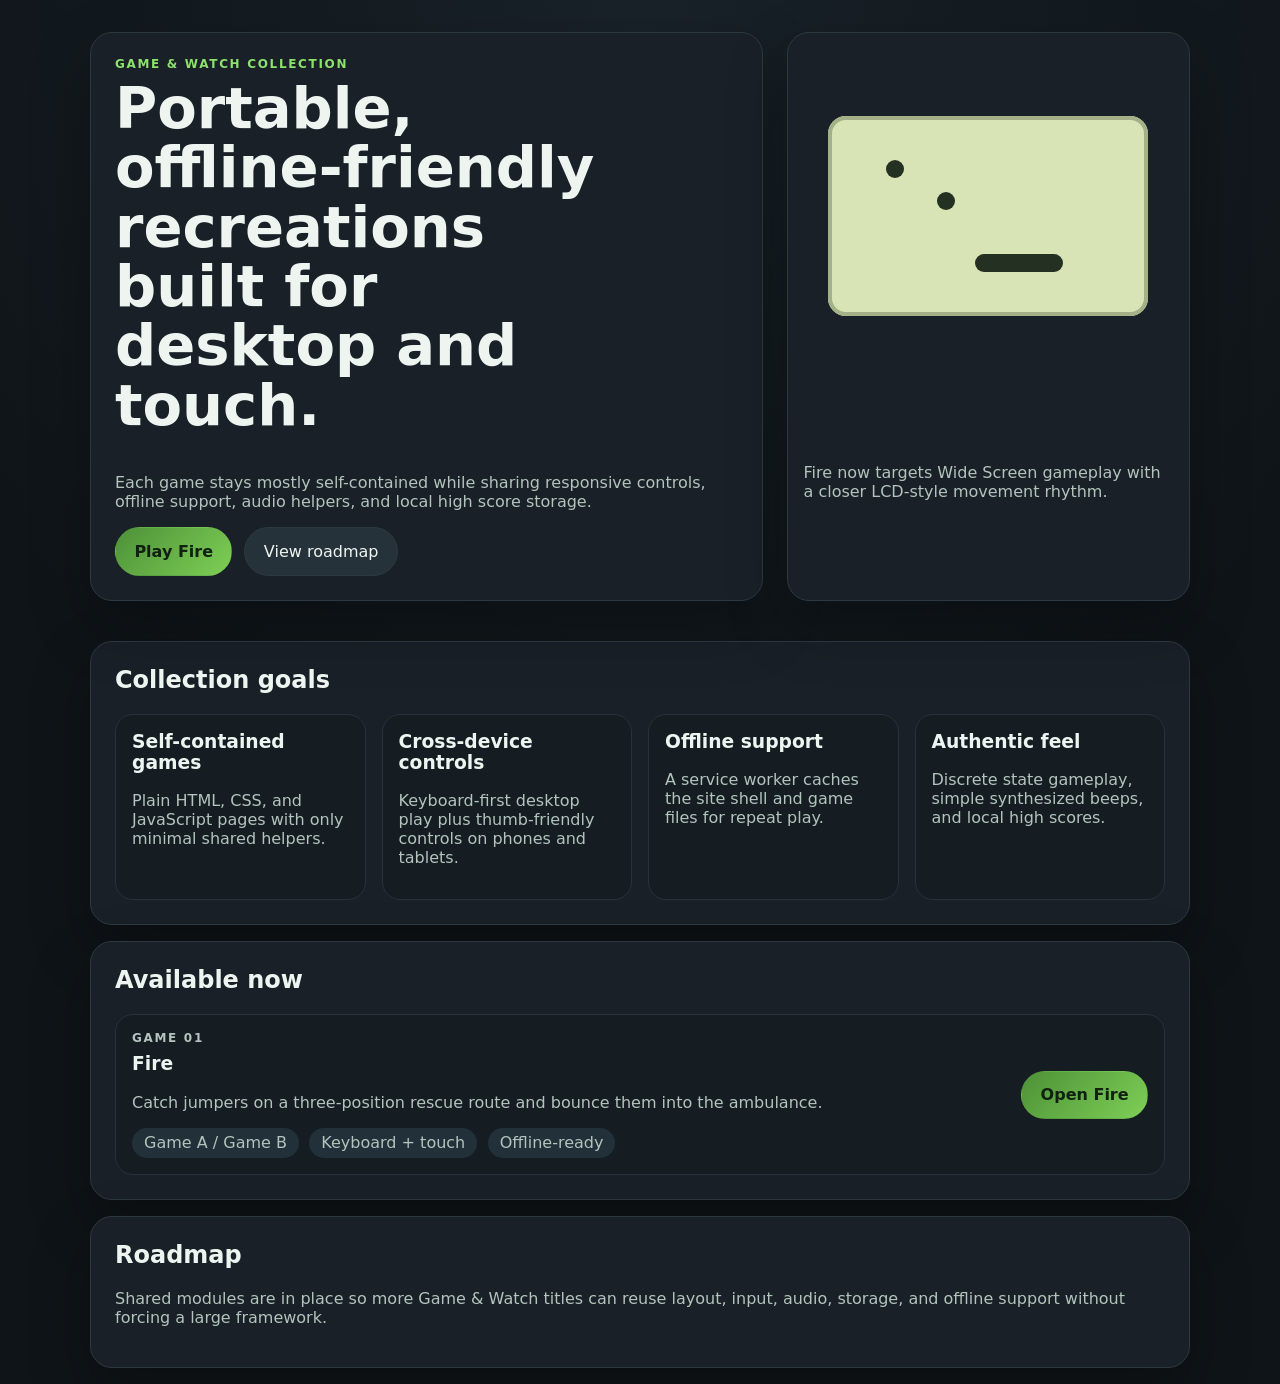
<file: index.html>
<!doctype html>
<html lang="en">
  <head>
    <meta charset="UTF-8" />
    <meta
      name="viewport"
      content="width=device-width, initial-scale=1, viewport-fit=cover"
    />
    <title>Game &amp; Watch Collection</title>
    <meta
      name="description"
      content="A mobile-friendly offline-capable collection of Game & Watch-inspired games starting with Fire."
    />
    <link rel="manifest" href="./manifest.webmanifest" />
    <link rel="icon" href="./assets/icon.svg" type="image/svg+xml" />
    <link rel="stylesheet" href="./styles/site.css" />
  </head>
  <body>
    <header class="site-shell hero">
      <div class="hero__copy">
        <p class="eyebrow">Game &amp; Watch Collection</p>
        <h1>Portable, offline-friendly recreations built for desktop and touch.</h1>
        <p class="hero__text">
          Each game stays mostly self-contained while sharing responsive controls,
          offline support, audio helpers, and local high score storage.
        </p>
        <div class="hero__actions">
          <a class="button button--primary" href="./games/fire/">Play Fire</a>
          <a class="button" href="#roadmap">View roadmap</a>
        </div>
      </div>
      <div class="hero__card">
        <div class="mini-lcd">
          <div class="mini-lcd__jumper mini-lcd__jumper--one"></div>
          <div class="mini-lcd__jumper mini-lcd__jumper--two"></div>
          <div class="mini-lcd__net"></div>
        </div>
        <p class="hero__caption">
          Fire now targets Wide Screen gameplay with a closer LCD-style movement rhythm.
        </p>
      </div>
    </header>

    <main class="site-shell">
      <section class="panel">
        <h2>Collection goals</h2>
        <div class="feature-grid">
          <article>
            <h3>Self-contained games</h3>
            <p>Plain HTML, CSS, and JavaScript pages with only minimal shared helpers.</p>
          </article>
          <article>
            <h3>Cross-device controls</h3>
            <p>Keyboard-first desktop play plus thumb-friendly controls on phones and tablets.</p>
          </article>
          <article>
            <h3>Offline support</h3>
            <p>A service worker caches the site shell and game files for repeat play.</p>
          </article>
          <article>
            <h3>Authentic feel</h3>
            <p>Discrete state gameplay, simple synthesized beeps, and local high scores.</p>
          </article>
        </div>
      </section>

      <section class="panel">
        <h2>Available now</h2>
        <div class="game-card">
          <div>
            <p class="eyebrow">Game 01</p>
            <h3>Fire</h3>
            <p>
               Catch jumpers on a three-position rescue route and bounce them into the ambulance.
            </p>
            <ul class="inline-list">
              <li>Game A / Game B</li>
              <li>Keyboard + touch</li>
              <li>Offline-ready</li>
            </ul>
          </div>
          <a class="button button--primary" href="./games/fire/">Open Fire</a>
        </div>
      </section>

      <section class="panel" id="roadmap">
        <h2>Roadmap</h2>
        <p>
          Shared modules are in place so more Game &amp; Watch titles can reuse layout,
          input, audio, storage, and offline support without forcing a large framework.
        </p>
      </section>
    </main>

    <script type="module">
      if ("serviceWorker" in navigator) {
        navigator.serviceWorker.register("./sw.js");
      }
    </script>
  </body>
</html>
</file>
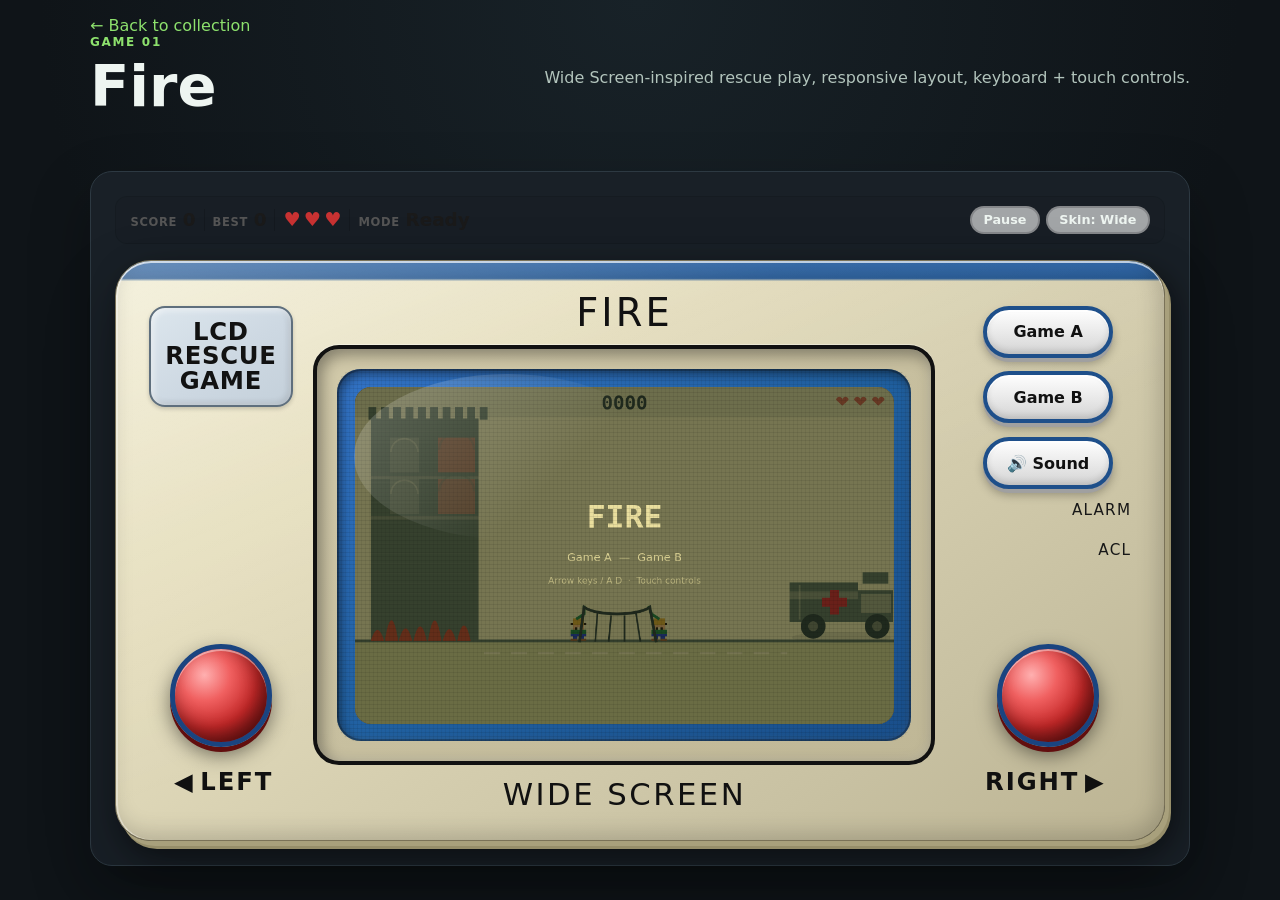
<file: games/fire/index.html>
<!doctype html>
<html lang="en">
  <head>
    <meta charset="UTF-8" />
    <meta
      name="viewport"
      content="width=device-width, initial-scale=1, viewport-fit=cover"
    />
    <title>Fire | Game &amp; Watch Collection</title>
    <meta
      name="description"
      content="Play a mobile-friendly Fire recreation with Wide Screen gameplay rules, keyboard controls, touch controls, and offline support."
    />
    <link rel="manifest" href="../../manifest.webmanifest" />
    <link rel="icon" href="../../assets/icon.svg" type="image/svg+xml" />
    <link rel="stylesheet" href="../../styles/site.css" />
    <link rel="stylesheet" href="./fire.css" />
  </head>
  <body>
    <header class="site-shell page-header">
      <div>
        <a class="page-header__link" href="../../">&larr; Back to collection</a>
        <p class="eyebrow">Game 01</p>
        <h1>Fire</h1>
      </div>
      <p class="muted">Wide Screen-inspired rescue play, responsive layout, keyboard + touch controls.</p>
    </header>

    <main class="site-shell stack">
      <section class="panel stack">

        <!-- Compact HUD bar: score | best | lives | mode -->
        <div class="hud-bar" aria-label="Game status">
          <div class="hud-bar__item">
            <span class="hud-bar__label">Score</span>
            <span class="hud-bar__value" id="score-value">0</span>
          </div>
          <div class="hud-bar__sep" aria-hidden="true"></div>
          <div class="hud-bar__item">
            <span class="hud-bar__label">Best</span>
            <span class="hud-bar__value" id="best-value">0</span>
          </div>
          <div class="hud-bar__sep" aria-hidden="true"></div>
          <div class="hud-bar__item hud-bar__lives" aria-label="Lives remaining">
            <span class="hud-life" id="hud-life-0" aria-hidden="true">♥</span>
            <span class="hud-life" id="hud-life-1" aria-hidden="true">♥</span>
            <span class="hud-life" id="hud-life-2" aria-hidden="true">♥</span>
          </div>
          <div class="hud-bar__sep" aria-hidden="true"></div>
          <div class="hud-bar__item">
            <span class="hud-bar__label">Mode</span>
            <span class="hud-bar__value" id="mode-value">Ready</span>
          </div>
          <div class="hud-bar__actions">
            <button type="button" id="pause-button">Pause</button>
            <button type="button" id="skin-button">Skin: Wide</button>
          </div>
        </div>

        <!-- Screen-reader-only status for accessibility -->
        <p class="sr-only" id="status-message" aria-live="polite">
          Press 1 for Game A, 2 for Game B, use arrow keys or A/D.
        </p>

        <div class="fire-device" id="cabinet">
          <aside class="fire-device__side fire-device__side--left">
            <div class="fire-device__side-top">
              <div class="fire-device__brand">
                <span>LCD</span>
                <span>RESCUE</span>
                <span>GAME</span>
              </div>
            </div>
            <button type="button" id="move-left-button" class="fire-device__big-button" aria-label="Move left"></button>
            <div class="fire-device__direction fire-device__direction--left">LEFT</div>
          </aside>

          <section class="fire-device__center">
            <div class="fire-device__title">FIRE</div>
            <div class="fire-device__screen-frame">
              <div class="fire-device__screen-accent">
                <canvas
                  class="fire-screen"
                  id="fire-screen"
                  width="960"
                  height="600"
                  aria-label="Fire game display"
                ></canvas>
              </div>
            </div>
            <div class="fire-device__footer">WIDE SCREEN</div>
          </section>

          <aside class="fire-device__side fire-device__side--right">
            <div class="fire-device__side-top">
              <div class="fire-device__button-stack">
                <button type="button" id="start-a" class="fire-device__pill-button">Game A</button>
                <button type="button" id="start-b" class="fire-device__pill-button">Game B</button>
                <button type="button" id="sound-button" class="fire-device__pill-button fire-device__pill-button--sound">🔊 Sound</button>
              </div>
              <div class="fire-device__indicator-stack">
                <span>Alarm</span>
                <span>ACL</span>
              </div>
            </div>
            <button type="button" id="move-right-button" class="fire-device__big-button" aria-label="Move right"></button>
            <div class="fire-device__direction fire-device__direction--right">RIGHT</div>
          </aside>
        </div>

        <!-- Mobile bottom control bar (hidden on desktop) -->
        <div class="game-controls-bar" id="game-controls-bar" aria-label="Game controls">
          <button type="button" class="game-controls-bar__move" id="mobile-left" aria-label="Move left">&#9664;</button>
          <div class="game-controls-bar__secondary">
            <button type="button" id="mobile-start-a" class="game-controls-bar__pill">Game A</button>
            <button type="button" id="mobile-start-b" class="game-controls-bar__pill">Game B</button>
            <button type="button" id="mobile-pause" class="game-controls-bar__pill">Pause</button>
            <button type="button" id="mobile-sound" class="game-controls-bar__pill game-controls-bar__pill--sound">🔊</button>
          </div>
          <button type="button" class="game-controls-bar__move" id="mobile-right" aria-label="Move right">&#9654;</button>
        </div>

        <div class="touch-controls" id="touch-controls" aria-label="Touch controls"></div>
      </section>
    </main>

    <script type="module" src="./fire.js"></script>
  </body>
</html>
</file>
<file: styles/site.css>
:root {
  color-scheme: dark;
  --bg: #0f1418;
  --panel: #1b232a;
  --panel-border: #2d3942;
  --text: #eef5f1;
  --muted: #b2c4bc;
  --accent: #8de16d;
  --accent-strong: #b7ff77;
  --lcd-bg: #d8e4b5;
  --lcd-ink: #243022;
  --danger: #f28c82;
  --shadow: 0 24px 60px rgba(0, 0, 0, 0.28);
  --radius: 22px;
}

* {
  box-sizing: border-box;
}

html,
body {
  margin: 0;
  min-height: 100%;
  background: radial-gradient(circle at top, #182228, #0f1418 55%);
  color: var(--text);
  font-family:
    Inter,
    ui-sans-serif,
    system-ui,
    -apple-system,
    BlinkMacSystemFont,
    "Segoe UI",
    sans-serif;
}

body {
  padding: 0 0 env(safe-area-inset-bottom);
}

a {
  color: inherit;
}

.site-shell {
  width: min(1100px, calc(100% - 2rem));
  margin: 0 auto;
}

.hero {
  display: grid;
  gap: 1.5rem;
  padding: 2rem 0 1.5rem;
}

.hero__copy,
.hero__card,
.panel {
  background: color-mix(in srgb, var(--panel) 92%, black);
  border: 1px solid var(--panel-border);
  border-radius: var(--radius);
  box-shadow: var(--shadow);
}

.hero__copy,
.panel {
  padding: 1.5rem;
}

.hero__card {
  padding: 1rem;
  display: grid;
  gap: 0.85rem;
  place-items: center;
}

.eyebrow {
  margin: 0 0 0.5rem;
  text-transform: uppercase;
  letter-spacing: 0.14em;
  color: var(--accent);
  font-size: 0.75rem;
  font-weight: 700;
}

h1,
h2,
h3,
p {
  margin-top: 0;
}

h1 {
  font-size: clamp(2rem, 6vw, 3.6rem);
  line-height: 1.03;
  max-width: 12ch;
}

.hero__text,
.hero__caption,
.panel p,
li {
  color: var(--muted);
}

.hero__actions,
.action-row {
  display: flex;
  flex-wrap: wrap;
  gap: 0.75rem;
}

.button,
button {
  appearance: none;
  border: 1px solid var(--panel-border);
  border-radius: 999px;
  background: #26323a;
  color: var(--text);
  cursor: pointer;
  font: inherit;
  padding: 0.85rem 1.15rem;
  text-decoration: none;
  transition:
    transform 120ms ease,
    background 120ms ease,
    border-color 120ms ease;
}

.button:hover,
button:hover,
.button:focus-visible,
button:focus-visible {
  transform: translateY(-1px);
  border-color: color-mix(in srgb, var(--accent) 55%, var(--panel-border));
  outline: none;
}

.button--primary,
button.button--primary {
  background: linear-gradient(135deg, #4d9138, #7ecf56);
  color: #102111;
  border-color: transparent;
  font-weight: 700;
}

.panel {
  margin: 1rem auto;
}

.feature-grid {
  display: grid;
  grid-template-columns: repeat(auto-fit, minmax(180px, 1fr));
  gap: 1rem;
}

.feature-grid article,
.game-card {
  background: #151d23;
  border: 1px solid #27323a;
  border-radius: 18px;
  padding: 1rem;
}

.game-card {
  display: grid;
  gap: 1rem;
  align-items: center;
}

.inline-list {
  padding: 0;
  margin: 0;
  list-style: none;
  display: flex;
  flex-wrap: wrap;
  gap: 0.65rem;
}

.inline-list li {
  background: #223039;
  border-radius: 999px;
  padding: 0.35rem 0.75rem;
}

.mini-lcd {
  position: relative;
  width: min(100%, 320px);
  aspect-ratio: 16 / 10;
  border-radius: 18px;
  overflow: hidden;
  background: var(--lcd-bg);
  box-shadow: inset 0 0 0 4px #a4b188;
}

.mini-lcd__jumper,
.mini-lcd__net {
  position: absolute;
  background: var(--lcd-ink);
  border-radius: 999px;
}

.mini-lcd__jumper {
  width: 18px;
  height: 18px;
  top: 22%;
}

.mini-lcd__jumper--one {
  left: 18%;
}

.mini-lcd__jumper--two {
  left: 34%;
  top: 38%;
}

.mini-lcd__net {
  width: 88px;
  height: 18px;
  left: 46%;
  bottom: 22%;
}

.page-header {
  display: flex;
  justify-content: space-between;
  gap: 1rem;
  align-items: center;
  padding-top: 1rem;
}

.page-header__link {
  color: var(--accent);
  text-decoration: none;
}

.page-header__link:hover,
.page-header__link:focus-visible {
  color: var(--accent-strong);
}

.stack {
  display: grid;
  gap: 1rem;
}

.hud-grid {
  display: grid;
  grid-template-columns: repeat(4, minmax(0, 1fr));
  gap: 0.75rem;
}

.hud-card {
  background: #11191d;
  border: 1px solid #263139;
  border-radius: 18px;
  padding: 0.9rem 1rem;
}

.hud-card__label {
  display: block;
  font-size: 0.72rem;
  text-transform: uppercase;
  letter-spacing: 0.1em;
  color: var(--muted);
  margin-bottom: 0.35rem;
}

.hud-card__value {
  font-size: clamp(1.1rem, 3vw, 1.8rem);
  font-weight: 700;
}

.info-bar {
  display: flex;
  flex-wrap: wrap;
  justify-content: space-between;
  gap: 0.75rem;
  align-items: center;
}

.touch-controls {
  display: grid;
  grid-template-columns: 1fr 1fr;
  gap: 0.75rem;
}

.touch-controls button {
  min-height: 64px;
  font-size: 1rem;
  font-weight: 700;
}

.touch-controls__wide {
  grid-column: 1 / -1;
}

.muted {
  color: var(--muted);
}

.status-danger {
  color: var(--danger);
}

.sr-only {
  position: absolute;
  width: 1px;
  height: 1px;
  padding: 0;
  margin: -1px;
  overflow: hidden;
  clip: rect(0, 0, 0, 0);
  white-space: nowrap;
  border: 0;
}

@media (min-width: 900px) {
  .hero {
    grid-template-columns: minmax(0, 1.25fr) minmax(300px, 0.75fr);
    align-items: stretch;
  }

  .game-card {
    grid-template-columns: minmax(0, 1fr) auto;
  }
}

@media (max-width: 720px) {
  .site-shell {
    width: min(100% - 1rem, 1100px);
  }

  .hero__copy,
  .hero__card,
  .panel {
    padding: 1rem;
  }

  .hud-grid {
    grid-template-columns: repeat(2, minmax(0, 1fr));
  }
}
</file>
<file: games/fire/fire.css>
.fire-device {
  display: grid;
  grid-template-columns: minmax(120px, 0.23fr) minmax(0, 1fr) minmax(150px, 0.28fr);
  gap: clamp(0.9rem, 2vw, 1.8rem);
  align-items: stretch;
  padding: clamp(1rem, 2.3vw, 1.8rem);
  border-radius: 36px;
  /* 3D plastic body: gloss reflection + blue stripe + body shading top-left → bottom-right */
  background:
    linear-gradient(158deg, rgba(255,255,255,0.30) 0%, rgba(255,255,255,0.06) 28%, rgba(255,255,255,0) 55%),
    linear-gradient(180deg, #2e67ab 0%, #22548d 3%, transparent 3.5%),
    linear-gradient(145deg, #f0ebd0 0%, #e6dfbf 28%, #d5ceaf 55%, #c8c1a2 78%, #bbb392 100%);
  border: 1px solid #7a7258;
  box-shadow:
    /* Top-left rim highlight (light catching the edge) */
    inset 0 2px 0 rgba(255, 255, 255, 0.68),
    inset 2px 0 0 rgba(255, 255, 255, 0.38),
    /* Bottom-right curvature shadow */
    inset -5px -6px 22px rgba(0, 0, 0, 0.18),
    /* Physical side thickness: stacked solid layers bottom-right */
    4px 5px 0 #a8a07c,
    6px 8px 0 #968e6a,
    /* Ambient drop shadow */
    8px 12px 30px rgba(0, 0, 0, 0.50),
    0 30px 72px rgba(0, 0, 0, 0.22);
}

.fire-device__side,
.fire-device__center {
  min-width: 0;
}

.fire-device__side {
  display: grid;
  grid-template-rows: 1fr auto auto;
  justify-items: center;
  gap: 0.75rem;
  padding: 1rem 0.25rem;
  color: #121212;
}

/* top group in each side stretches to fill row 1 and aligns its own
   content at the bottom so it stays close to the button */
.fire-device__side-top {
  display: flex;
  flex-direction: column;
  align-items: center;
  justify-content: flex-start;
  gap: 0.75rem;
  width: 100%;
}

.fire-device__brand {
  display: grid;
  gap: 0.15rem;
  padding: 0.8rem 0.9rem;
  border: 2px solid #5f6f7d;
  border-radius: 16px;
  /* Inset panel — recessed into body */
  background: linear-gradient(145deg, #dce6ed 0%, #cdd8e2 55%, #c4d0da 100%);
  box-shadow:
    inset 2px 2px 6px rgba(255, 255, 255, 0.65),
    inset -2px -2px 6px rgba(0, 0, 0, 0.14),
    0 2px 4px rgba(0, 0, 0, 0.18);
  font-weight: 900;
  font-size: clamp(1rem, 1.9vw, 1.55rem);
  line-height: 0.92;
  letter-spacing: 0.03em;
  text-align: center;
}

.fire-device__big-button {
  width: clamp(74px, 8vw, 104px);
  aspect-ratio: 1;
  border-radius: 999px;
  border: 5px solid #1a4480;
  /* Spherical radial gradient: bright highlight at 30% → rich red → near-black edge */
  background: radial-gradient(circle at 32% 28%, #ffb0b0 0%, #f06060 28%, #c42828 58%, #881414 85%, #5a0a0a 100%);
  box-shadow:
    /* Top-left rim highlight */
    inset 0 2px 0 rgba(255, 255, 255, 0.42),
    /* Inner sphere shadow bottom-right */
    inset -6px -8px 18px rgba(0, 0, 0, 0.42),
    /* Physical bottom edge (button protrudes from panel) */
    0 5px 0 #620e0e,
    /* Drop shadow */
    0 8px 20px rgba(0, 0, 0, 0.50);
  padding: 0;
}

.fire-device__big-button:hover,
.fire-device__big-button:focus-visible {
  transform: translateY(-2px);
  border-color: #143268;
  box-shadow:
    inset 0 2px 0 rgba(255, 255, 255, 0.42),
    inset -6px -8px 18px rgba(0, 0, 0, 0.42),
    0 7px 0 #620e0e,
    0 10px 24px rgba(0, 0, 0, 0.55);
}

.fire-device__direction {
  margin-top: 0.5rem;
  font-weight: 900;
  letter-spacing: 0.08em;
  font-size: clamp(1rem, 1.9vw, 1.6rem);
  color: #101010;
}

.fire-device__direction::before,
.fire-device__direction::after {
  display: inline-block;
  margin: 0 0.35rem;
}

.fire-device__direction--left::before {
  content: "\25C0";
}

.fire-device__direction--right::after {
  content: "\25B6";
}

.fire-device__center {
  display: grid;
  grid-template-rows: auto 1fr auto;
  gap: 0.65rem;
}

.fire-device__title,
.fire-device__footer {
  justify-self: center;
  color: #111;
  font-weight: 500;
  letter-spacing: 0.08em;
}

.fire-device__title {
  font-size: clamp(1.6rem, 3vw, 2.5rem);
}

.fire-device__footer {
  font-size: clamp(1.2rem, 2.4vw, 2rem);
}

.fire-device__screen-frame {
  padding: clamp(0.9rem, 2vw, 1.25rem);
  border-radius: 26px;
  position: relative;
  overflow: hidden;
  /* Recessed bezel — darker than body, shaded top-left → bottom-right */
  background: linear-gradient(145deg, #d2caaa 0%, #c8c0a0 45%, #bfb796 100%);
  border: 4px solid #111;
  box-shadow:
    /* Deep inset shadow at top-left (recessed into body) */
    inset 4px 5px 16px rgba(0, 0, 0, 0.40),
    /* Subtle bottom-right inner highlight */
    inset -2px -2px 8px rgba(255, 255, 255, 0.18),
    /* Outer rim highlight where bezel meets body */
    0 -1px 0 rgba(255, 255, 255, 0.35);
}

/* Glass glare: diagonal light streak across the screen bezel */
.fire-device__screen-frame::before {
  content: '';
  position: absolute;
  top: 6%;
  left: 6%;
  width: 50%;
  height: 40%;
  background: linear-gradient(135deg, rgba(255,255,255,0.22) 0%, rgba(255,255,255,0) 65%);
  border-radius: 50%;
  pointer-events: none;
  z-index: 2;
}

.fire-device__screen-accent {
  padding: clamp(0.9rem, 1.7vw, 1.1rem);
  border-radius: 24px;
  position: relative;
  background: linear-gradient(145deg, #3374c8, #2060a0 50%, #194e8a);
  box-shadow:
    inset 3px 4px 12px rgba(0, 0, 0, 0.55),
    inset -2px -2px 8px rgba(255, 255, 255, 0.07),
    inset 0 0 0 2px rgba(0, 0, 0, 0.25);
}

/* LCD pixel-grid overlay — sits on top of the canvas via z-index */
.fire-device__screen-accent::after {
  content: '';
  position: absolute;
  inset: 0;
  border-radius: 20px;
  /* Fine 4 px grid mimics LCD sub-pixel boundaries */
  background-image:
    repeating-linear-gradient(
      0deg,
      rgba(0, 0, 0, 0.08) 0px, rgba(0, 0, 0, 0.08) 1px,
      transparent 1px, transparent 4px
    ),
    repeating-linear-gradient(
      90deg,
      rgba(0, 0, 0, 0.06) 0px, rgba(0, 0, 0, 0.06) 1px,
      transparent 1px, transparent 4px
    );
  mix-blend-mode: multiply;
  pointer-events: none;
  z-index: 1;
}

.fire-screen {
  display: block;
  width: 100%;
  height: auto;
  aspect-ratio: 16 / 10;
  border-radius: 16px;
  background: #d4d4d4;
  box-shadow:
    /* Thick dark bezel ring */
    inset 0 0 0 6px #1a1a1a,
    /* Screen-edge vignette — darkens corners like a real LCD */
    inset 0 0 40px rgba(0, 0, 0, 0.22),
    inset 0 0 90px rgba(0, 0, 0, 0.12),
    /* Subtle top-left glass glare */
    inset 3px 3px 0 rgba(255, 255, 255, 0.14);
}

.fire-device__button-stack {
  display: grid;
  gap: 0.85rem;
  width: 100%;
  justify-items: center;
}

.fire-device__pill-button {
  width: min(100%, 130px);
  min-height: 52px;
  border-radius: 999px;
  border: 4px solid #1e4f8a;
  /* Raised button: light top, darker bottom */
  background: linear-gradient(180deg, #fefefe 0%, #e8e8e8 55%, #d4d4d4 100%);
  color: #111;
  font-weight: 700;
  padding: 0.5rem 0.7rem;
  box-shadow:
    inset 0 2px 0 rgba(255, 255, 255, 0.85),
    inset 0 -3px 6px rgba(0, 0, 0, 0.12),
    /* Physical raised edge */
    0 4px 0 #a0a0a0,
    0 6px 10px rgba(0, 0, 0, 0.28);
  transition: background 0.15s, border-color 0.15s, color 0.15s, box-shadow 0.1s, transform 0.1s;
}

/* Sound button — distinct active/muted states */
.fire-device__pill-button--sound {
  font-size: 1rem;
}

.fire-device__pill-button--sound.sound--off {
  background: linear-gradient(180deg, #5a1a1a, #3d1010);
  border-color: #922020;
  color: #ff8888;
  box-shadow:
    inset 0 -6px 10px rgba(0, 0, 0, 0.3),
    inset 0 6px 10px rgba(255, 100, 100, 0.12);
}

/* Mobile sound pill — distinct on/off */
.game-controls-bar__pill--sound {
  font-size: 1.1rem;
  min-width: 52px;
  transition: background 0.15s, border-color 0.15s, color 0.15s;
}

.game-controls-bar__pill--sound.sound--off {
  background: rgba(160, 30, 30, 0.55);
  border-color: #922020;
  color: #ff9999;
}

.fire-device__indicator-stack {
  display: grid;
  gap: 1.35rem;
  justify-items: end;
  width: 100%;
  color: #171717;
  font-size: 0.95rem;
  text-transform: uppercase;
  letter-spacing: 0.08em;
}

.fire-device__utility {
  margin-top: 0.25rem;
}

/* Mobile bottom controls bar (hidden by default, shown on narrow screens) */
.game-controls-bar {
  display: none;
  position: fixed;
  bottom: 0;
  left: 0;
  right: 0;
  z-index: 100;
  align-items: center;
  justify-content: space-between;
  gap: 0.5rem;
  padding: 0.5rem 1rem;
  padding-bottom: max(0.5rem, env(safe-area-inset-bottom));
  background: rgba(30, 36, 28, 0.94);
  border-top: 1px solid rgba(255, 255, 255, 0.1);
  backdrop-filter: blur(8px);
}

.game-controls-bar__move {
  min-width: 72px;
  min-height: 72px;
  flex-shrink: 0;
  border-radius: 14px;
  border: 3px solid #345a88;
  background: radial-gradient(circle at 35% 35%, #e06060, #b02828 70%);
  color: #fff;
  font-size: 1.5rem;
  font-weight: 900;
  display: flex;
  align-items: center;
  justify-content: center;
  box-shadow:
    inset -4px -6px 12px rgba(0, 0, 0, 0.28),
    inset 3px 5px 10px rgba(255, 255, 255, 0.18);
  touch-action: manipulation;
}

.game-controls-bar__move:active {
  transform: scale(0.95);
}

.game-controls-bar__secondary {
  display: flex;
  gap: 0.4rem;
  flex-wrap: wrap;
  justify-content: center;
}

.game-controls-bar__pill {
  min-height: 40px;
  padding: 0.3rem 0.75rem;
  border-radius: 999px;
  border: 2px solid #3a5e82;
  background: rgba(255, 255, 255, 0.08);
  color: #dde5c8;
  font-size: 0.8rem;
  font-weight: 700;
  touch-action: manipulation;
}

.game-controls-bar__pill:active {
  background: rgba(255, 255, 255, 0.18);
}

/* ── Touch-controls: fully superseded by .game-controls-bar ──────────── */
#touch-controls {
  display: none;
}

/* ── HUD bar ─────────────────────────────────────────────────────────── */
.hud-bar {
  display: flex;
  align-items: center;
  gap: 0.5rem;
  padding: 0.55rem 0.9rem;
  border-radius: 12px;
  background: rgba(0, 0, 0, 0.04);
  border: 1px solid rgba(0, 0, 0, 0.1);
  flex-wrap: wrap;
}

.hud-bar__item {
  display: flex;
  align-items: baseline;
  gap: 0.35rem;
}

.hud-bar__label {
  font-size: 0.72rem;
  font-weight: 700;
  text-transform: uppercase;
  letter-spacing: 0.06em;
  color: #555;
}

.hud-bar__value {
  font-size: 1.15rem;
  font-weight: 800;
  color: #1a1a1a;
  font-variant-numeric: tabular-nums;
}

.hud-bar__sep {
  width: 1px;
  height: 1.4rem;
  background: rgba(0, 0, 0, 0.15);
  flex-shrink: 0;
}

.hud-bar__lives {
  gap: 0.2rem;
  font-size: 1.2rem;
}

.hud-life {
  color: #c83232;
  transition: opacity 0.2s, transform 0.15s;
}

.hud-life[data-lost="true"] {
  opacity: 0.22;
  transform: scale(0.82);
}

.hud-bar__actions {
  display: flex;
  gap: 0.4rem;
  margin-left: auto;
}

.hud-bar__actions button {
  padding: 0.3rem 0.7rem;
  border-radius: 999px;
  border: 2px solid rgba(0, 0, 0, 0.18);
  background: rgba(255, 255, 255, 0.6);
  font-size: 0.8rem;
  font-weight: 600;
}

@media (max-width: 480px) {
  .hud-bar {
    gap: 0.35rem;
    padding: 0.45rem 0.6rem;
  }

  .hud-bar__actions {
    flex-basis: 100%;
    margin-left: 0;
  }
}

#cabinet[data-orientation="portrait"] {
  grid-template-columns: 1fr;
}

#cabinet[data-orientation="portrait"] .fire-device__side {
  grid-template-columns: repeat(3, minmax(0, 1fr));
  align-items: center;
  justify-items: center;
  padding: 0.25rem 0;
}

#cabinet[data-orientation="portrait"] .fire-device__brand,
#cabinet[data-orientation="portrait"] .fire-device__indicator-stack {
  display: none;
}

#cabinet[data-orientation="portrait"] .fire-device__button-stack {
  grid-column: 1 / -1;
  grid-template-columns: repeat(3, minmax(0, 1fr));
}

#cabinet[data-orientation="portrait"] .fire-device__pill-button {
  width: 100%;
}

@media (max-width: 980px) {
  .fire-device {
    grid-template-columns: 1fr;
  }

  .fire-device__side {
    grid-template-columns: repeat(3, minmax(0, 1fr));
    align-items: center;
    justify-items: center;
    padding: 0.25rem 0;
  }

  .fire-device__indicator-stack {
    justify-items: center;
  }

  .fire-device__button-stack {
    grid-column: 1 / -1;
    grid-template-columns: repeat(3, minmax(0, 1fr));
  }

  .fire-device__pill-button {
    width: 100%;
  }
}

/* Mobile portrait (≤720px, portrait only): full-screen flex column layout */
@media (max-width: 720px) and (orientation: portrait) {
  /* Full-height page */
  html, body {
    height: 100vh;
    height: 100dvh;
    overflow: hidden;
  }

  /* Hide non-essential chrome */
  .page-header { display: none; }
  .fire-device__side { display: none; }
  .fire-device__title, .fire-device__footer { display: none; }
  .touch-controls { display: none; }

  /* Show HUD bar compactly — retro dark chrome */
  .hud-bar {
    display: flex !important;
    padding: 0.45rem 1rem;
    font-size: 0.85rem;
    background: linear-gradient(180deg, #0f1a10 0%, #1a2b1c 100%);
    border-bottom: 2px solid #2d4030;
    flex-shrink: 0;
  }

  .hud-bar__label {
    color: #6a9a70;
  }

  .hud-bar__value {
    color: #d4f0da;
  }

  .hud-bar__sep {
    background: rgba(100, 160, 110, 0.25);
  }

  /* Strip device chrome — just the canvas */
  .fire-device {
    grid-template-columns: 1fr;
    background: none !important;
    border: none !important;
    box-shadow: none !important;
    border-radius: 0 !important;
    padding: 0 !important;
    margin: 0;
    width: 100%;
    flex-shrink: 0;
  }

  .fire-device__screen-frame,
  .fire-device__screen-accent {
    background: none !important;
    border: none !important;
    box-shadow: none !important;
    border-radius: 0 !important;
    padding: 0 !important;
  }

  /* Canvas fills full width */
  #fire-screen {
    width: 100vw !important;
    height: auto !important;
    border-radius: 0;
    box-shadow: none;
  }

  /* Page column: hud-bar | canvas | controls (fills remaining space) */
  .site-shell.stack,
  .panel.stack {
    padding: 0 !important;
    gap: 0 !important;
    margin: 0 !important;
    height: 100vh;
    height: 100dvh;
    display: flex;
    flex-direction: column;
    align-items: stretch;
    overflow: hidden;
  }

  /* Hide action buttons from hud-bar — they're duplicated in controls bar */
  .hud-bar__actions {
    display: none;
  }

  /* Controls bar: NOT fixed in portrait — fills remaining vertical space */
  .game-controls-bar {
    display: flex !important;
    position: static !important;
    flex: 1;
    height: auto;
    min-height: 0;
    align-items: center;           /* centre items, not stretch */
    justify-content: center;
    padding: 1.2rem 1rem;
    padding-bottom: calc(1.2rem + env(safe-area-inset-bottom));
    border-top: 3px solid #2d4030;
    gap: 1rem;
    /* Retro Game & Watch controller body colour */
    background: linear-gradient(170deg, #1b2b1e 0%, #0f190f 100%);
    backdrop-filter: none;         /* no blur on canvas in portrait either */
  }

  /* ◄/► — large circular action buttons */
  .game-controls-bar__move {
    min-height: 0;
    flex: 0 0 auto;
    width: clamp(76px, 22vw, 100px);
    height: clamp(76px, 22vw, 100px);
    border-radius: 50%;
    font-size: 1.8rem;
    align-self: center;
    display: flex;
    align-items: center;
    justify-content: center;
    background:
      radial-gradient(circle at 32% 28%, #e87070, #c02828 60%, #7a1010);
    border: 4px solid #4d0a0a;
    box-shadow:
      0 8px 24px rgba(0, 0, 0, 0.65),
      inset 0 3px 8px rgba(255, 255, 255, 0.22),
      inset 0 -4px 10px rgba(0, 0, 0, 0.45);
  }

  #mobile-left  { border-radius: 50%; }
  #mobile-right { border-radius: 50%; }

  /* 2×2 grid for Game A / Game B / Pause / Sound */
  .game-controls-bar__secondary {
    display: grid !important;
    grid-template-columns: 1fr 1fr;
    gap: 0.55rem;
    flex: 0 0 auto;
    width: clamp(140px, 44vw, 180px);
    align-self: center;
    padding: 0;
    flex-wrap: unset;
    justify-content: unset;
  }

  .game-controls-bar__pill {
    display: flex;
    align-items: center;
    justify-content: center;
    min-height: 44px;
    padding: 0.5rem 0.4rem;
    border-radius: 10px;
    border: 2px solid rgba(100, 180, 120, 0.3);
    background: rgba(20, 60, 28, 0.75);
    color: #b8e4c2;
    font-size: 0.78rem;
    font-weight: 700;
    flex: unset;
    white-space: nowrap;
    letter-spacing: 0.03em;
    box-shadow:
      inset 0 -2px 4px rgba(0, 0, 0, 0.4),
      inset 0 1px 3px rgba(255, 255, 255, 0.08);
  }

  .game-controls-bar__pill:active {
    background: rgba(40, 100, 50, 0.85);
    transform: scale(0.96);
  }
}

@media (max-width: 640px) {
  .fire-device {
    padding: 0.85rem;
    border-radius: 28px;
  }

  .fire-device__screen-frame {
    padding: 0.65rem;
  }

  .fire-device__screen-accent {
    padding: 0.65rem;
  }

  .fire-device__button-stack {
    grid-template-columns: 1fr;
  }

  .fire-device__direction {
    font-size: 1.05rem;
  }
}

/* Landscape mobile: fullscreen canvas + left/right button overlays */
@media (max-height: 650px) and (orientation: landscape) {
  body {
    overflow: hidden;
    background: #000;
  }

  .page-header,
  .hud-bar,
  .fire-device__side,
  .fire-device__big-button,
  .fire-device__title,
  .fire-device__footer,
  .touch-controls {
    display: none !important;
  }

  /* Kill all spacing wrappers */
  .site-shell,
  .stack,
  .panel {
    padding: 0 !important;
    gap: 0 !important;
    margin: 0 !important;
    width: 100% !important;
    max-width: 100% !important;
  }

  /* Device chrome stripped */
  .fire-device {
    display: block !important;
    background: none !important;
    border: none !important;
    box-shadow: none !important;
    border-radius: 0 !important;
    padding: 0 !important;
    margin: 0 !important;
    width: 100vw !important;
    height: 100svh !important;
    height: 100dvh !important;
  }

  .fire-device__center {
    display: flex;
    align-items: center;
    justify-content: center;
    width: 100%;
    height: 100svh;
    height: 100dvh;
    padding: 0 !important;
    margin: 0 !important;
  }

  .fire-device__screen-frame,
  .fire-device__screen-accent {
    background: none !important;
    border: none !important;
    box-shadow: none !important;
    border-radius: 0 !important;
    padding: 0 !important;
    display: flex;
    align-items: center;
    justify-content: center;
    width: 100%;
    height: 100%;
  }

  /* Canvas: fills viewport height, aspect-ratio constrained */
  #fire-screen {
    display: block;
    width: auto;
    max-width: 100vw;
    height: 100svh;
    height: 100dvh;
    object-fit: contain;
  }

  /* Controls overlay: full-screen, transparent, only children receive touches */
  .game-controls-bar {
    display: flex !important;
    position: fixed !important;
    inset: 0;
    width: 100vw;
    height: 100svh;
    height: 100dvh;
    flex-direction: row;
    justify-content: space-between;
    align-items: stretch;
    border-top: none;
    padding: 0;
    background: none;
    backdrop-filter: none;
    pointer-events: none;
    z-index: 200;
  }

  /* ◄ LEFT button panel */
  #mobile-left {
    pointer-events: auto;
    flex: 0 0 90px;
    width: 90px;
    height: 100%;
    min-height: unset;
    min-width: unset;
    border-radius: 0;
    font-size: 2.4rem;
    color: rgba(255, 255, 255, 0.85);
    background: linear-gradient(90deg, rgba(0,0,0,0.55) 0%, rgba(0,0,0,0.15) 100%);
    border: none;
    border-right: 1px solid rgba(255, 255, 255, 0.08);
    box-shadow: none;
    padding-left: env(safe-area-inset-left, 4px);
    display: flex;
    align-items: center;
    justify-content: center;
    transition: background 0.1s;
  }

  #mobile-left:active {
    background: linear-gradient(90deg, rgba(180,40,40,0.65) 0%, rgba(120,20,20,0.25) 100%);
    transform: none;
  }

  /* ► RIGHT button panel */
  #mobile-right {
    pointer-events: auto;
    flex: 0 0 90px;
    width: 90px;
    height: 100%;
    min-height: unset;
    min-width: unset;
    border-radius: 0;
    font-size: 2.4rem;
    color: rgba(255, 255, 255, 0.85);
    background: linear-gradient(270deg, rgba(0,0,0,0.55) 0%, rgba(0,0,0,0.15) 100%);
    border: none;
    border-left: 1px solid rgba(255, 255, 255, 0.08);
    box-shadow: none;
    padding-right: env(safe-area-inset-right, 4px);
    display: flex;
    align-items: center;
    justify-content: center;
    transition: background 0.1s;
  }

  #mobile-right:active {
    background: linear-gradient(270deg, rgba(180,40,40,0.65) 0%, rgba(120,20,20,0.25) 100%);
    transform: none;
  }

  /* Secondary pills: compact strip at bottom-centre */
  .game-controls-bar__secondary {
    pointer-events: auto;
    display: flex !important;
    flex-direction: row !important;
    flex-wrap: nowrap;
    gap: 6px;
    align-items: flex-end;
    justify-content: center;
    padding: 0 0 max(6px, env(safe-area-inset-bottom)) 0;
    flex: 1;
    align-self: flex-end;
    width: auto;
  }

  .game-controls-bar__pill {
    display: flex !important;
    font-size: 0.62rem;
    padding: 5px 9px;
    min-height: unset;
    width: auto;
    flex: unset;
    border-radius: 8px;
    background: rgba(0, 0, 0, 0.55);
    border: 1px solid rgba(255, 255, 255, 0.18);
    color: rgba(255, 255, 255, 0.8);
    box-shadow: none;
    letter-spacing: 0.04em;
    font-weight: 700;
  }

  .game-controls-bar__pill:active {
    background: rgba(60, 120, 70, 0.7);
    transform: none;
  }

  .game-controls-bar__pill--sound.sound--off {
    color: rgba(255, 120, 120, 0.9);
    border-color: rgba(200, 60, 60, 0.4);
  }
}
</file>
